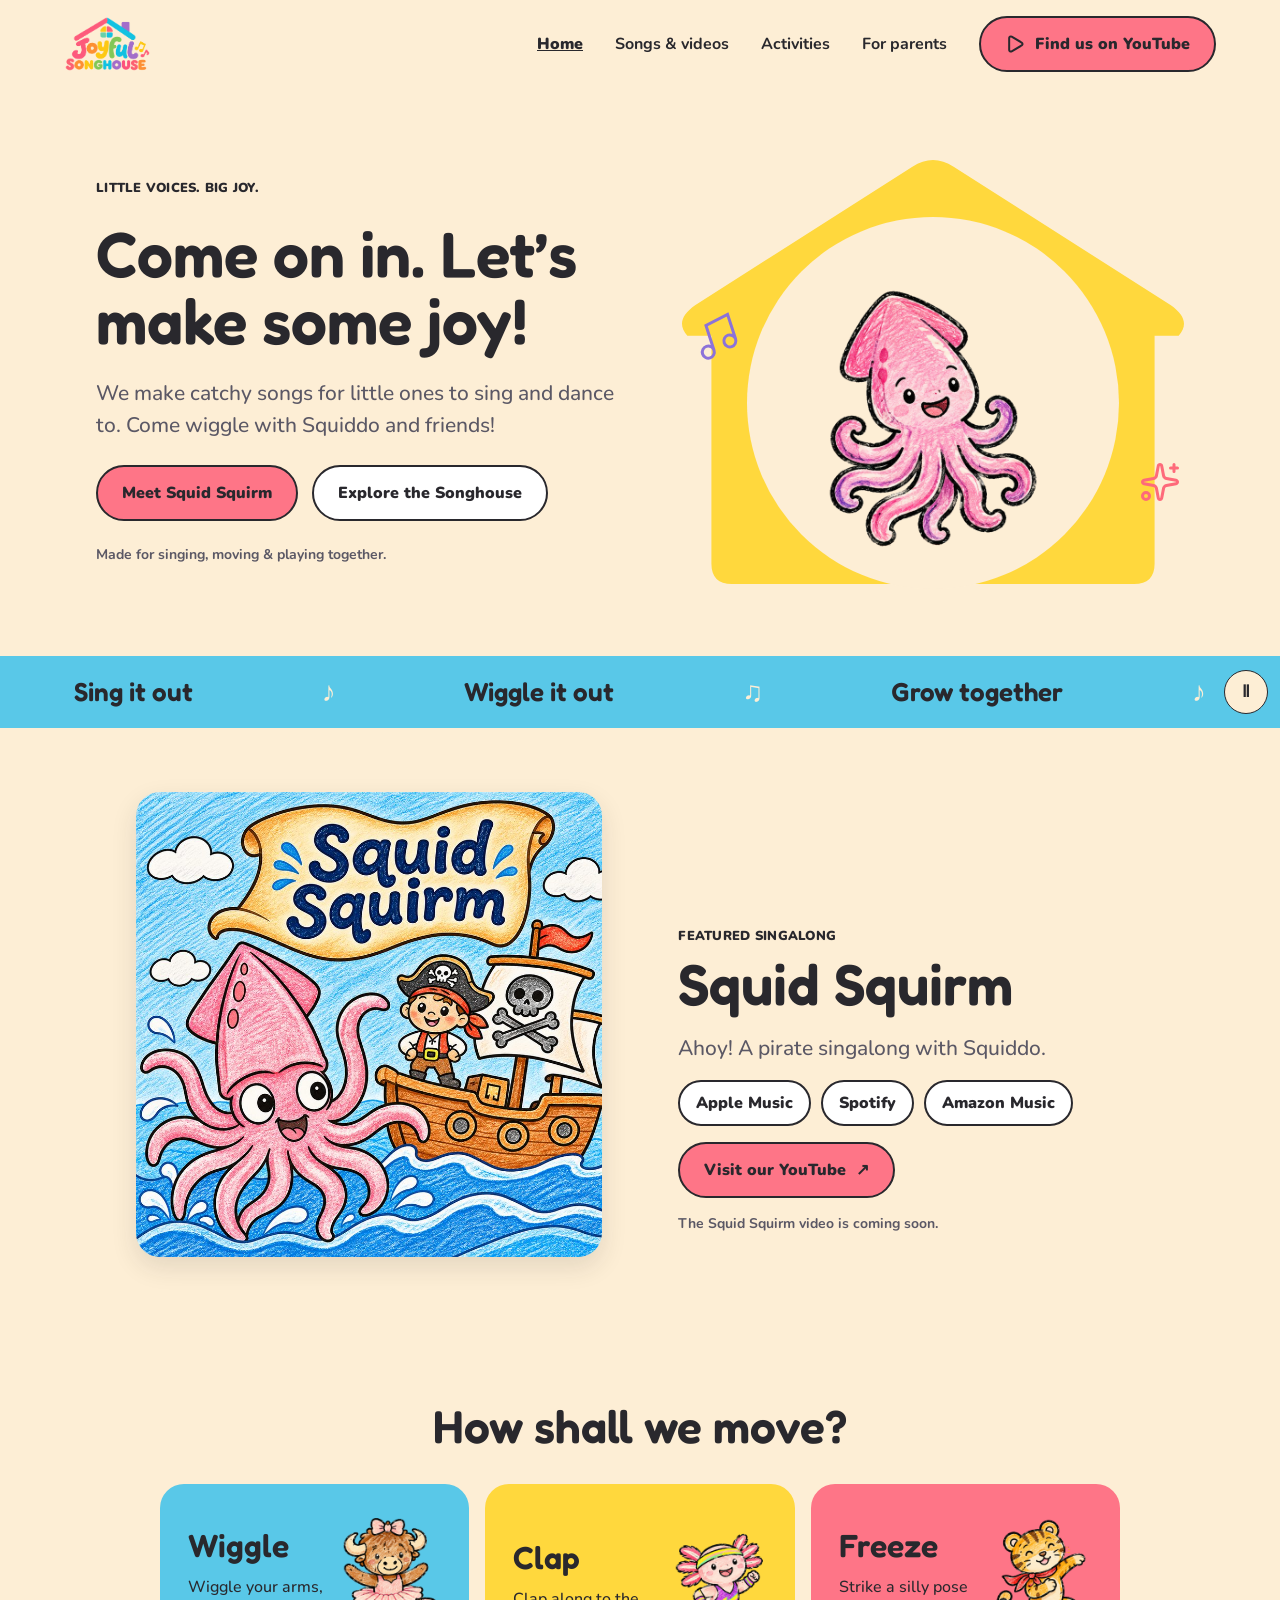
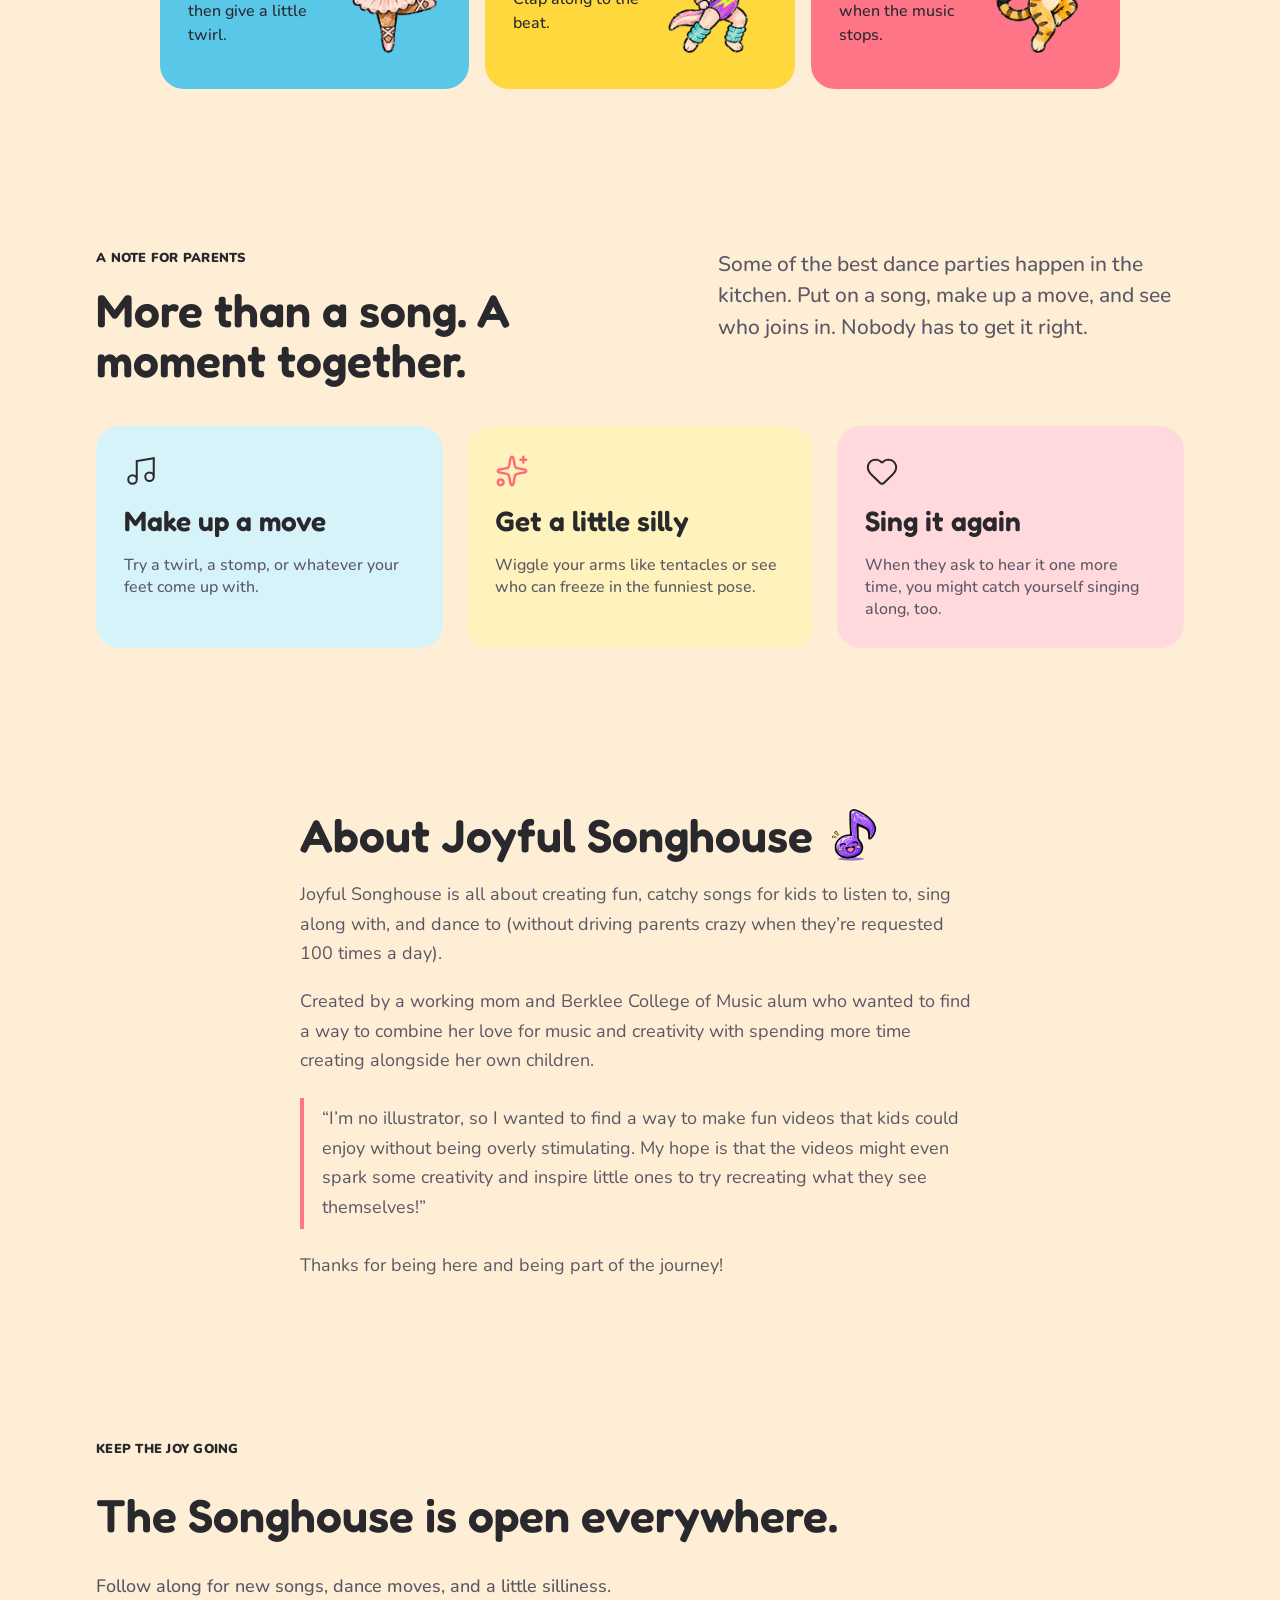
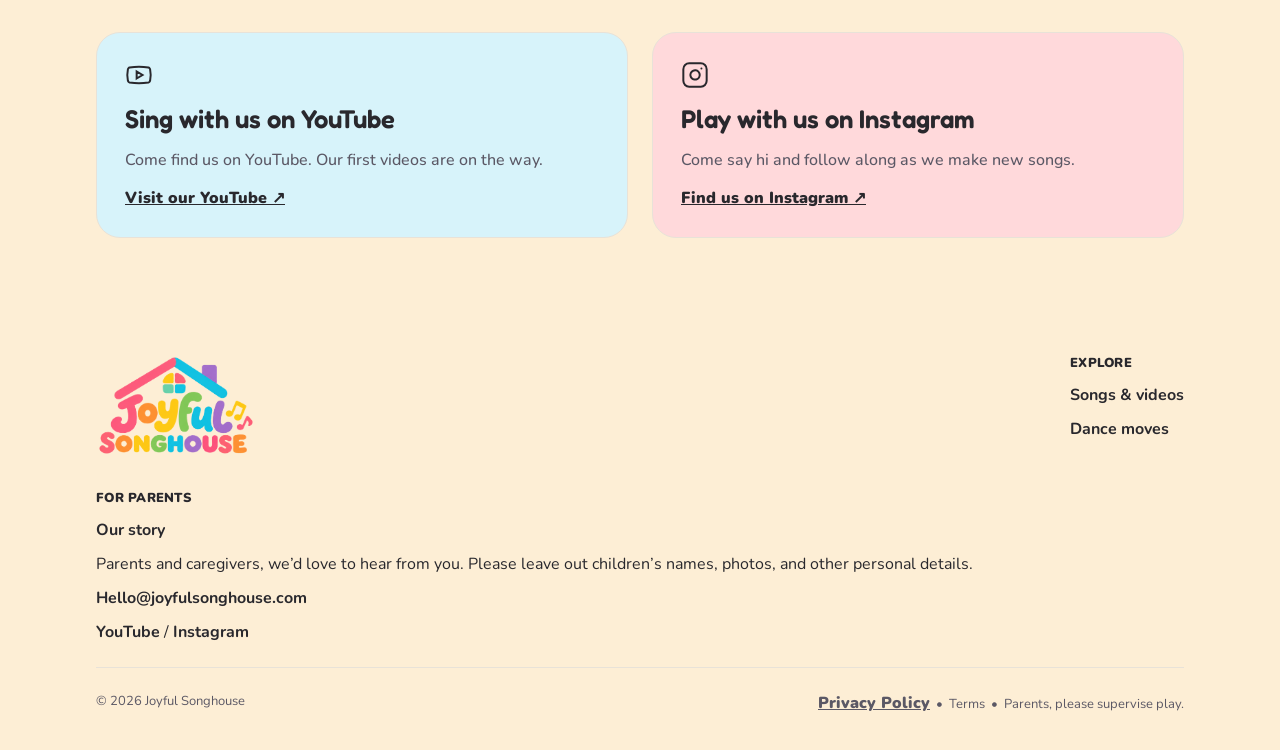
<file: index.html>
<!DOCTYPE html>
<html lang="en">
<head>
<meta charset="UTF-8">
<meta name="viewport" content="width=device-width, initial-scale=1.0">
<title>Joyful Songhouse | Dance Songs for Kids</title>
<meta name="description" content="Joyful Songhouse makes catchy songs for kids to sing and dance to. Come wiggle with Squiddo and friends!">
<link rel="preconnect" href="https://fonts.googleapis.com">
<link rel="preconnect" href="https://fonts.gstatic.com" crossorigin>
<link href="https://fonts.googleapis.com/css2?family=Fredoka:wght@500;600&family=Nunito:ital,wght@0,400;0,500;0,700;0,800;0,900&display=swap" rel="stylesheet">
<link rel="stylesheet" href="css/style.css">
</head>
<body>

<header class="nav">
  <a href="#top" class="nav__logo">
    <img src="assets/footer-logo.png" alt="Joyful Songhouse" width="929" height="597">
  </a>
  <nav class="nav__links" aria-label="Primary">
    <a href="#top" class="nav__link" aria-current="location">Home</a>
    <a href="#songs" class="nav__link">Songs &amp; videos</a>
    <a href="#activities" class="nav__link">Activities</a>
    <a href="#parents" class="nav__link">For parents</a>
    <a href="https://www.youtube.com/channel/UCzql1oN74QTEb_fORW0GuMQ" class="btn btn--pill btn--pink">
      <img src="assets/icon-play.svg" alt="" width="20" height="20">
      Find us on YouTube
    </a>
  </nav>
</header>

<main id="top">

  <section class="hero">
    <div class="hero__copy">
      <p class="eyebrow">Little voices. Big joy.</p>
      <h1 class="display">Come on in. Let&rsquo;s make some joy!</h1>
      <p class="lede">We make catchy songs for little ones to sing and dance to. Come wiggle with Squiddo and friends!</p>
      <div class="hero__actions">
        <a href="#songs" class="btn btn--pill btn--pink">
          Meet Squid Squirm
        </a>
        <a href="#activities" class="btn btn--pill btn--outline">Explore the Songhouse</a>
      </div>
      <p class="fine-print">Made for singing, moving &amp; playing together.</p>
    </div>

    <div class="hero__art">
      <img class="hero__playhouse" src="assets/playhouse-silhouette.svg" alt="" width="604" height="510">
      <div class="hero__medallion">
        <img src="assets/squiddo.png" alt="Squiddo the pink squid mascot">
      </div>
      <img class="hero__note hero__note--1" src="assets/icon-music.svg" alt="" width="48" height="48">
      <img class="hero__sparkle" src="assets/icon-sparkles.svg" alt="" width="42" height="42">
    </div>
  </section>

  <div class="ribbon">
    <div class="ribbon__viewport">
      <div class="ribbon__track">
        <div class="ribbon__group">
          <p>Sing it out</p>
          <span class="ribbon__note" aria-hidden="true">♪</span>
          <p>Wiggle it out</p>
          <span class="ribbon__note" aria-hidden="true">♫</span>
          <p>Grow together</p>
          <span class="ribbon__note" aria-hidden="true">♪</span>
        </div>
        <div class="ribbon__group" aria-hidden="true">
          <p>Sing it out</p>
          <span class="ribbon__note" aria-hidden="true">♪</span>
          <p>Wiggle it out</p>
          <span class="ribbon__note" aria-hidden="true">♫</span>
          <p>Grow together</p>
          <span class="ribbon__note" aria-hidden="true">♪</span>
        </div>
      </div>
    </div>
    <button class="ribbon__toggle" type="button" aria-label="Pause ribbon animation" aria-pressed="false" hidden>
      <span class="ribbon__pause" aria-hidden="true">Ⅱ</span>
      <span class="ribbon__play" aria-hidden="true">▶</span>
    </button>
  </div>

  <section id="songs" class="section songs" aria-labelledby="featured-song-title">
    <article class="featured-song">
      <header class="featured-song__heading">
        <p class="eyebrow">Featured singalong</p>
        <h2 id="featured-song-title" class="headline">Squid Squirm</h2>
      </header>
      <img class="featured-song__cover" src="assets/song-squid-squirm.jpg" alt="Squiddo splashes beside a pirate ship on the Squid Squirm cover" width="900" height="900">
      <div class="featured-song__details">
        <p class="lede">Ahoy! A pirate singalong with Squiddo.</p>
        <div class="featured-song__listen" role="group" aria-label="Listen to the release">
          <a class="btn btn--pill btn--outline featured-song__play" href="https://music.apple.com/us/album/squid-squirm-single/6835689110">Apple Music</a>
          <a class="btn btn--pill btn--outline featured-song__play" href="https://open.spotify.com/artist/0pG8GM08xsAYWWcpdYc5Mz">Spotify</a>
          <a class="btn btn--pill btn--outline featured-song__play" href="https://www.amazon.com/gp/product/B0HRYFDWVG/?tag=distrokid06-20" rel="sponsored">Amazon Music</a>
        </div>
        <a class="btn btn--pill btn--pink featured-song__play" href="https://www.youtube.com/channel/UCzql1oN74QTEb_fORW0GuMQ">Visit our YouTube <span aria-hidden="true">&#8599;</span></a>
        <p class="fine-print featured-song__availability">The Squid Squirm video is coming soon.</p>
      </div>
    </article>
  </section>

  <section id="activities" class="section themes" aria-labelledby="dance-prompts-title">
    <h2 id="dance-prompts-title" class="headline">How shall we move?</h2>
    <ul class="theme-grid">
      <li class="theme-card theme-card--blue">
        <div class="theme-card__copy">
          <h3>Wiggle</h3>
          <p>Wiggle your arms, then give a little twirl.</p>
        </div>
        <img class="theme-card__character" src="assets/buttercup.png" alt="" width="704" height="704" loading="lazy">
      </li>
      <li class="theme-card theme-card--yellow">
        <div class="theme-card__copy">
          <h3>Clap</h3>
          <p>Clap along to the beat.</p>
        </div>
        <img class="theme-card__character" src="assets/splash.png" alt="" width="704" height="704" loading="lazy">
      </li>
      <li class="theme-card theme-card--pink">
        <div class="theme-card__copy">
          <h3>Freeze</h3>
          <p>Strike a silly pose when the music stops.</p>
        </div>
        <img class="theme-card__character" src="assets/stripe.png" alt="" width="704" height="704" loading="lazy">
      </li>
    </ul>
  </section>

  <section id="parents" class="section mission">
    <div class="mission__intro">
      <div class="mission__headline">
        <p class="eyebrow">A note for parents</p>
        <h2 class="headline">More than a song. A moment together.</h2>
      </div>
      <p class="lede">Some of the best dance parties happen in the kitchen. Put on a song, make up a move, and see who joins in. Nobody has to get it right.</p>
    </div>
    <div class="benefit-grid">
      <article class="benefit-card benefit-card--blue">
        <img src="assets/icon-music-benefit.svg" alt="" width="34" height="34">
        <h3>Make up a move</h3>
        <p>Try a twirl, a stomp, or whatever your feet come up with.</p>
      </article>
      <article class="benefit-card benefit-card--yellow">
        <img src="assets/icon-sparkles.svg" alt="" width="34" height="34">
        <h3>Get a little silly</h3>
        <p>Wiggle your arms like tentacles or see who can freeze in the funniest pose.</p>
      </article>
      <article class="benefit-card benefit-card--pink">
        <img src="assets/icon-heart-benefit.svg" alt="" width="34" height="34">
        <h3>Sing it again</h3>
        <p>When they ask to hear it one more time, you might catch yourself singing along, too.</p>
      </article>
    </div>
  </section>

  <section id="about" class="section about" aria-labelledby="about-title">
    <div class="about__story">
      <div class="about__heading">
        <h2 id="about-title" class="headline">About Joyful Songhouse</h2>
        <picture class="about__note">
          <source media="(prefers-reduced-motion: no-preference)" srcset="assets/about-music-note-animated.png">
          <img src="assets/about-music-note.png" alt="" width="168" height="168" loading="lazy">
        </picture>
      </div>
      <p>Joyful Songhouse is all about creating fun, catchy songs for kids to listen to, sing along with, and dance to (without driving parents crazy when they’re requested 100 times a day).</p>
      <p>Created by a working mom and Berklee College of Music alum who wanted to find a way to combine her love for music and creativity with spending more time creating alongside her own children.</p>
      <blockquote>
        <p>“I’m no illustrator, so I wanted to find a way to make fun videos that kids could enjoy without being overly stimulating. My hope is that the videos might even spark some creativity and inspire little ones to try recreating what they see themselves!”</p>
      </blockquote>
      <p>Thanks for being here and being part of the journey!</p>
    </div>
  </section>

  <section class="section community">
    <p class="eyebrow">Keep the joy going</p>
    <h2 class="headline">The Songhouse is open everywhere.</h2>
    <p class="sub">Follow along for new songs, dance moves, and a little silliness.</p>

    <div class="community-grid">
      <article class="community-card community-card--youtube">
        <div class="community-card__copy">
          <img src="assets/icon-youtube.svg" alt="" width="28" height="28">
          <h3>Sing with us on YouTube</h3>
          <p>Come find us on YouTube. Our first videos are on the way.</p>
          <a href="https://www.youtube.com/channel/UCzql1oN74QTEb_fORW0GuMQ" class="link-arrow">Visit our YouTube &#8599;</a>
        </div>
      </article>
      <article class="community-card community-card--instagram">
        <div class="community-card__copy">
          <img src="assets/icon-instagram.svg" alt="" width="28" height="28">
          <h3>Play with us on Instagram</h3>
          <p>Come say hi and follow along as we make new songs.</p>
          <a href="https://www.instagram.com/joyfulsonghouse/" class="link-arrow">Find us on Instagram &#8599;</a>
        </div>
      </article>
    </div>
  </section>

</main>

<footer class="footer">
  <div class="footer__top">
    <a class="footer__brand" href="#top">
      <img src="assets/footer-logo.png" alt="Joyful Songhouse" width="929" height="597" loading="lazy">
    </a>
    <div class="footer__links">
      <p class="eyebrow">Explore</p>
      <a href="#songs">Songs &amp; videos</a>
      <a href="#activities">Dance moves</a>
    </div>
    <div class="footer__links">
      <p class="eyebrow">For parents</p>
      <a href="#about">Our story</a>
      <p>Parents and caregivers, we’d love to hear from you. Please leave out children’s names, photos, and other personal details.</p>
      <a href="mailto:Hello@joyfulsonghouse.com">Hello@joyfulsonghouse.com</a>
      <p><a href="https://www.youtube.com/channel/UCzql1oN74QTEb_fORW0GuMQ">YouTube</a> <span aria-hidden="true">/</span> <a href="https://www.instagram.com/joyfulsonghouse/">Instagram</a></p>
    </div>
  </div>
  <hr>
  <div class="footer__legal">
    <p>&copy; 2026 Joyful Songhouse</p>
    <p><a class="link-arrow" href="/privacy/">Privacy Policy</a>&nbsp;&nbsp;&bull;&nbsp;&nbsp;Terms&nbsp;&nbsp;&bull;&nbsp;&nbsp;Parents, please supervise play.</p>
  </div>
</footer>

<script>
  const sectionLinks = document.querySelectorAll('.nav__link[href^="#"]');

  function updateCurrentSection() {
    const currentSection = window.location.hash || '#top';
    for (const link of sectionLinks) {
      if (link.hash === currentSection) link.setAttribute('aria-current', 'location');
      else link.removeAttribute('aria-current');
    }
  }

  window.addEventListener('hashchange', updateCurrentSection);
  updateCurrentSection();

  const ribbon = document.querySelector('.ribbon');
  const ribbonToggle = ribbon.querySelector('.ribbon__toggle');

  ribbonToggle.addEventListener('click', () => {
    const paused = ribbonToggle.getAttribute('aria-pressed') === 'false';
    ribbonToggle.setAttribute('aria-pressed', String(paused));
    ribbon.dataset.motion = paused ? 'paused' : 'playing';
  });

  ribbon.dataset.motion = 'playing';
  ribbonToggle.hidden = false;
</script>

</body>
</html>
</file>
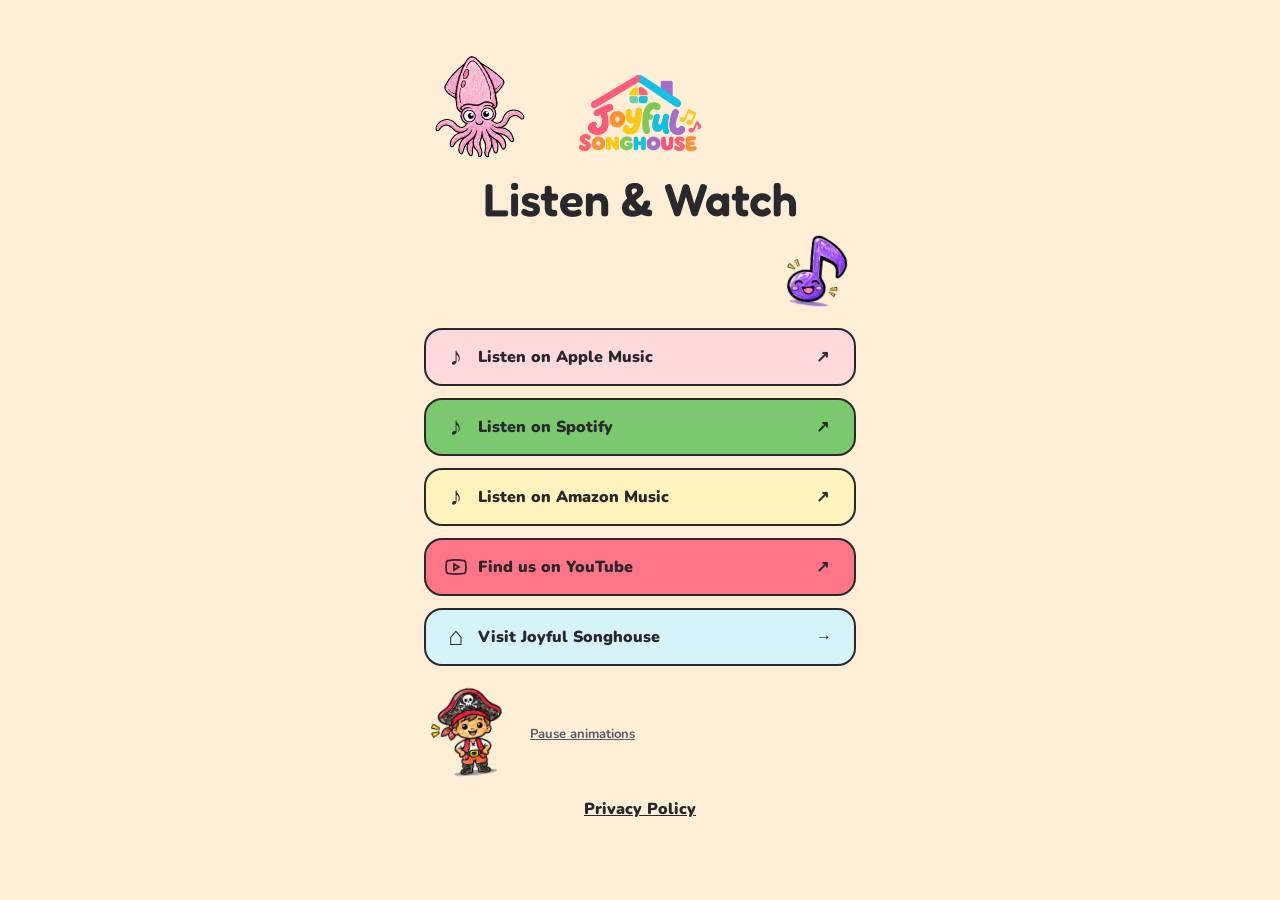
<file: links/index.html>
<!doctype html>
<html lang="en">
<head>
  <meta charset="UTF-8">
  <meta name="viewport" content="width=device-width, initial-scale=1">
  <meta name="theme-color" content="#fdeed5">
  <meta name="description" content="Find Joyful Songhouse singalongs, dance songs, and videos.">
  <title>Listen &amp; Watch | Joyful Songhouse</title>
  <link rel="canonical" href="https://joyfulsonghouse.com/links/">
  <link rel="preconnect" href="https://fonts.googleapis.com">
  <link rel="preconnect" href="https://fonts.gstatic.com" crossorigin>
  <link href="https://fonts.googleapis.com/css2?family=Fredoka:wght@600&amp;family=Nunito:wght@500;800;900&amp;display=swap" rel="stylesheet">
  <link rel="stylesheet" href="/css/style.css">
  <link rel="stylesheet" href="/links/style.css">
</head>
<body>
  <main class="link-page">
    <header class="link-page__intro">
      <img class="link-page__logo" src="/assets/footer-logo.png" alt="Joyful Songhouse" width="929" height="597">
      <h1 class="headline">Listen &amp; Watch</h1>
      <picture class="link-page__art link-page__art--squid" aria-hidden="true">
        <source media="(prefers-reduced-motion: no-preference)" srcset="/assets/bio-squid-animated.png">
        <img src="/assets/bio-squid-still.png" alt="" width="192" height="192">
      </picture>
      <picture class="link-page__art link-page__art--note" aria-hidden="true">
        <source media="(prefers-reduced-motion: no-preference)" srcset="/assets/about-music-note-animated.png">
        <img src="/assets/about-music-note.png" alt="" width="168" height="168">
      </picture>
    </header>
    <nav class="link-page__destinations" aria-label="Joyful Songhouse links">
      <a class="link-page__destination link-page__destination--apple" href="https://music.apple.com/us/album/squid-squirm-single/6835689110">
        <span class="link-page__note" aria-hidden="true">♪</span>
        <span>Listen on Apple Music</span>
        <span aria-hidden="true">↗</span>
      </a>
      <a class="link-page__destination link-page__destination--spotify" href="https://open.spotify.com/artist/0pG8GM08xsAYWWcpdYc5Mz">
        <span class="link-page__note" aria-hidden="true">♪</span>
        <span>Listen on Spotify</span>
        <span aria-hidden="true">↗</span>
      </a>
      <a class="link-page__destination link-page__destination--amazon" href="https://www.amazon.com/gp/product/B0HRYFDWVG/?tag=distrokid06-20" rel="sponsored">
        <span class="link-page__note" aria-hidden="true">♪</span>
        <span>Listen on Amazon Music</span>
        <span aria-hidden="true">↗</span>
      </a>
      <a class="link-page__destination link-page__destination--youtube" href="https://www.youtube.com/channel/UCzql1oN74QTEb_fORW0GuMQ">
        <img src="/assets/icon-youtube.svg" width="24" height="24" alt="">
        <span>Find us on YouTube</span>
        <span aria-hidden="true">↗</span>
      </a>
      <a class="link-page__destination link-page__destination--website" href="/">
        <span class="link-page__house" aria-hidden="true">⌂</span>
        <span>Visit Joyful Songhouse</span>
        <span aria-hidden="true">→</span>
      </a>
    </nav>
    <div class="link-page__end">
      <picture class="link-page__art link-page__art--pirate" aria-hidden="true">
        <source media="(prefers-reduced-motion: no-preference)" srcset="/assets/bio-pirate-animated.png">
        <img src="/assets/bio-pirate-still.png" alt="" width="192" height="192">
      </picture>
      <div class="link-page__status">
        <button class="link-page__motion" type="button" hidden>Pause animations</button>
      </div>
    </div>
    <footer><a class="link-arrow" href="/privacy/">Privacy Policy</a></footer>
  </main>
  <script>
    const animationSources = document.querySelectorAll('.link-page__art source');
    const animationToggle = document.querySelector('.link-page__motion');
    const motionAllowed = '(prefers-reduced-motion: no-preference)';
    let paused = false;

    animationToggle.addEventListener('click', () => {
      paused = !paused;
      for (const source of animationSources) {
        source.media = paused ? 'not all' : motionAllowed;
      }
      animationToggle.textContent = paused ? 'Resume animations' : 'Pause animations';
    });
    animationToggle.hidden = false;
  </script>
</body>
</html>
</file>
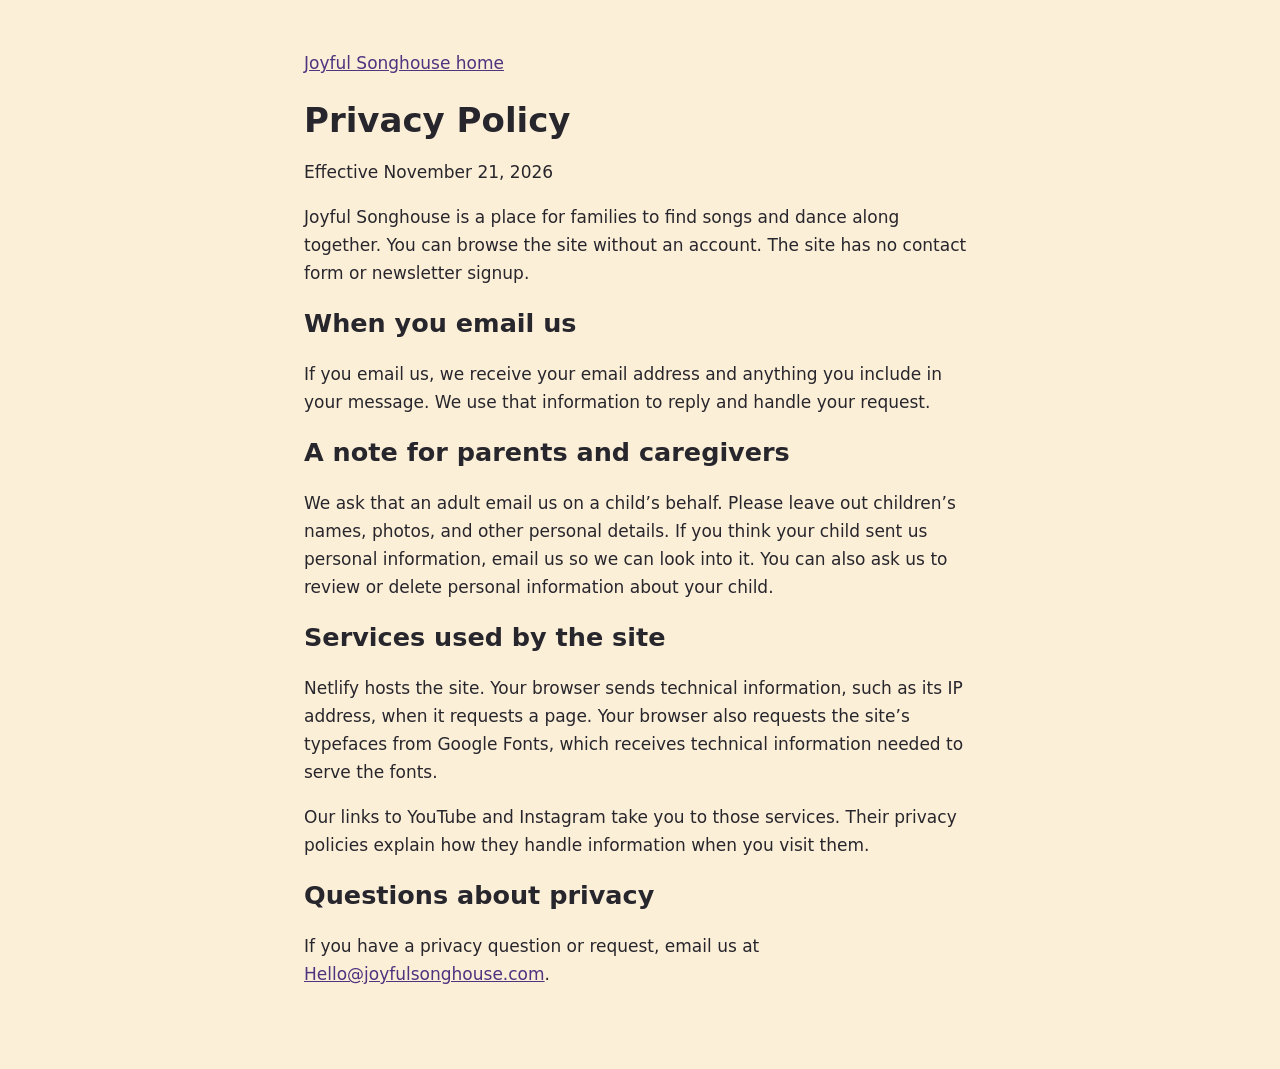
<file: privacy/index.html>
<!doctype html>
<html lang="en">
<head>
  <meta charset="utf-8">
  <meta name="viewport" content="width=device-width, initial-scale=1">
  <title>Joyful Songhouse Privacy Policy</title>
  <style>
    body { margin: 0; background: #fbefd7; color: #28262d; font: 1.0625rem/1.65 system-ui, sans-serif; }
    main { max-width: 42rem; margin: 0 auto; padding: 2rem 1.25rem 4rem; }
    h1, h2 { line-height: 1.2; }
    h1 { margin-bottom: .5rem; }
    a { color: #4d347f; overflow-wrap: anywhere; }
  </style>
</head>
<body>
  <main>
    <p><a href="/">Joyful Songhouse home</a></p>
    <h1>Privacy Policy</h1>
    <p>Effective <time datetime="2026-11-21">November 21, 2026</time></p>
    <p>Joyful Songhouse is a place for families to find songs and dance along together. You can browse the site without an account. The site has no contact form or newsletter signup.</p>

    <h2>When you email us</h2>
    <p>If you email us, we receive your email address and anything you include in your message. We use that information to reply and handle your request.</p>

    <h2>A note for parents and caregivers</h2>
    <p>We ask that an adult email us on a child’s behalf. Please leave out children’s names, photos, and other personal details. If you think your child sent us personal information, email us so we can look into it. You can also ask us to review or delete personal information about your child.</p>

    <h2>Services used by the site</h2>
    <p>Netlify hosts the site. Your browser sends technical information, such as its IP address, when it requests a page. Your browser also requests the site’s typefaces from Google Fonts, which receives technical information needed to serve the fonts.</p>
    <p>Our links to YouTube and Instagram take you to those services. Their privacy policies explain how they handle information when you visit them.</p>

    <h2>Questions about privacy</h2>
    <p>If you have a privacy question or request, email us at <a href="mailto:Hello@joyfulsonghouse.com">Hello@joyfulsonghouse.com</a>.</p>
  </main>
</body>
</html>
</file>
<file: css/style.css>
:root {
  --cream: #fdeed5;
  --paper: #fdeed5;
  --white: #ffffff;
  --ink: #29282d;
  --muted: #5b5865;
  --pink: #fe7587;
  --pink-bg: #ffd9db;
  --blue: #59c8e8;
  --blue-bg: #d7f3fa;
  --yellow: #ffd83d;
  --yellow-bg: #fff3bd;
  --purple: #8c72d9;
  --lavender-bg: #f1ecfc;
  --green: #7bc96f;
  --border: #e8e2d8;

  --font-display: 'Fredoka', sans-serif;
  --font-body: 'Nunito', sans-serif;
}

* { box-sizing: border-box; }

html { scroll-behavior: smooth; scroll-padding-top: 110px; }

body {
  margin: 0;
  font-family: var(--font-body);
  color: var(--ink);
  background: var(--cream);
}

img { max-width: 100%; display: block; }

a { color: inherit; text-decoration: none; }

h1, h2, h3, p { margin: 0; }

.eyebrow {
  font-family: var(--font-body);
  font-weight: 900;
  font-size: 13px;
  text-transform: uppercase;
  letter-spacing: 0.02em;
}

.display {
  font-family: var(--font-display);
  font-weight: 600;
  font-size: clamp(2.4rem, 5vw, 4.875rem);
  line-height: 1.04;
}
.display--sm { font-size: clamp(2.2rem, 4vw, 3.25rem); }

.headline {
  font-family: var(--font-display);
  font-weight: 600;
  font-size: clamp(1.8rem, 3.6vw, 3rem);
  line-height: 1.1;
}
.headline--center { text-align: center; }

.sub {
  font-weight: 500;
  font-size: clamp(1rem, 1.6vw, 1.125rem);
  color: var(--muted);
  line-height: 1.5;
  max-width: 48ch;
}

.lede {
  font-weight: 500;
  font-size: clamp(1.05rem, 2vw, 1.3125rem);
  color: var(--muted);
  line-height: 1.5;
  max-width: 48ch;
}

.fine-print {
  font-weight: 700;
  font-size: 0.875rem;
  color: var(--muted);
}

.link-arrow {
  font-weight: 900;
  font-size: 1rem;
  text-decoration: underline;
  white-space: nowrap;
}

/* buttons */
.btn {
  display: inline-flex;
  align-items: center;
  gap: 10px;
  font-family: var(--font-body);
  font-weight: 900;
  font-size: 1rem;
  padding: 15px 24px;
  white-space: nowrap;
  cursor: pointer;
  border: none;
}
.btn--pill { border-radius: 999px; }
.btn--pink { background: var(--pink); border: 2px solid var(--ink); color: var(--ink); }
.btn--outline { background: var(--white); border: 2px solid var(--ink); color: var(--ink); }

/* tags */
.tag {
  display: inline-flex;
  font-weight: 900;
  font-size: 0.75rem;
  padding: 7px 14px;
  border-radius: 999px;
}
.tag--blue { background: var(--blue-bg); }
.tag--cream { background: var(--cream); }
.tag--lavender { background: var(--lavender-bg); }

/* ---------- Navigation ---------- */
.nav {
  background: var(--cream);
  display: flex;
  align-items: center;
  justify-content: space-between;
  flex-wrap: wrap;
  gap: 16px;
  padding: 16px clamp(20px, 5vw, 80px);
  position: sticky;
  top: 0;
  z-index: 10;
}
.nav__logo img { height: 56px; width: auto; }
.nav__links {
  display: flex;
  align-items: center;
  gap: clamp(16px, 2.5vw, 32px);
  flex-wrap: wrap;
}
.nav__link {
  font-weight: 700;
  font-size: 1rem;
}
.nav__link[aria-current] { font-weight: 900; text-decoration: underline; }

/* ---------- Hero ---------- */
.hero {
  display: flex;
  align-items: center;
  justify-content: center;
  gap: clamp(24px, 5vw, 64px);
  padding: clamp(40px, 8vw, 72px) clamp(20px, 8vw, 96px);
  flex-wrap: wrap;
}
@media (min-width: 1024px) {
  .hero { flex-wrap: nowrap; }
}
.hero__copy {
  display: flex;
  flex-direction: column;
  align-items: flex-start;
  gap: 24px;
  flex: 1 1 380px;
  max-width: 580px;
  min-width: 0;
}
.hero__actions { display: flex; gap: 14px; flex-wrap: wrap; }

.hero__art {
  position: relative;
  flex: 1 1 360px;
  max-width: 604px;
  min-width: 0;
  aspect-ratio: 604 / 510;
  height: auto;
}
.hero__playhouse { position: absolute; inset: 0; width: 100%; height: 100%; }
.hero__medallion {
  position: absolute;
  left: 13%;
  top: 13.5%;
  width: 74%;
  aspect-ratio: 1;
  border-radius: 999px;
  overflow: hidden;
  background: var(--paper);
  padding: 5%;
  box-sizing: border-box;
}
.hero__medallion img {
  display: block;
  width: 100%;
  height: 100%;
  object-fit: contain;
  object-position: 50% 50%;
}
.hero__note--1 {
  position: absolute;
  left: 2%;
  top: 36%;
  transform: rotate(-18deg);
}
.hero__sparkle { position: absolute; left: 91%; top: 71%; }

/* ---------- Ribbon ---------- */
.ribbon {
  background: var(--blue);
  display: grid;
  grid-template-columns: minmax(0, 1fr) auto;
  align-items: center;
}
.ribbon__viewport { overflow: hidden; }
.ribbon__group {
  display: flex;
  justify-content: space-around;
  align-items: center;
  flex-wrap: wrap;
  gap: 8px 20px;
  min-height: 72px;
  padding: 12px 20px;
  line-height: 1.15;
}
.ribbon__group p {
  font-family: var(--font-display);
  font-weight: 600;
  font-size: clamp(1.1rem, 2.4vw, 1.625rem);
}
.ribbon__note {
  --ribbon-lift: -8px;
  color: var(--cream);
  font-size: 1.75rem;
  font-weight: 900;
}
.ribbon__group[aria-hidden="true"], .ribbon__toggle { display: none; }

@media (prefers-reduced-motion: no-preference) {
  .ribbon[data-motion] .ribbon__track {
    display: flex;
    width: max-content;
    animation: ribbon-scroll 24s linear infinite;
  }
  .ribbon[data-motion] .ribbon__group {
    display: flex;
    flex: 0 0 auto;
    width: max(640px, 100vw);
    flex-wrap: nowrap;
    white-space: nowrap;
  }
  .ribbon[data-motion] .ribbon__group > * {
    animation: ribbon-bounce 1.25s ease-in-out infinite;
  }
  .ribbon[data-motion] .ribbon__group > :nth-child(3n + 2) { animation-delay: -0.25s; }
  .ribbon[data-motion] .ribbon__group > :nth-child(3n) { animation-delay: -0.5s; }
  .ribbon[data-motion="paused"] .ribbon__track,
  .ribbon[data-motion="paused"] .ribbon__group > * {
    animation-play-state: paused;
  }
  .ribbon[data-motion] .ribbon__toggle:not([hidden]) {
    display: grid;
    place-items: center;
    width: 44px;
    height: 44px;
    margin: 0 12px;
    padding: 0;
    border: 1.5px solid var(--ink);
    border-radius: 50%;
    background: var(--cream);
    color: var(--ink);
    font-size: 1rem;
    font-weight: 800;
    cursor: pointer;
  }
  .ribbon__toggle:focus-visible { outline: 2px solid var(--ink); outline-offset: 3px; }
  .ribbon__play,
  .ribbon__toggle[aria-pressed="true"] .ribbon__pause { display: none; }
  .ribbon__toggle[aria-pressed="true"] .ribbon__play { display: block; }

  @keyframes ribbon-scroll {
    to { transform: translateX(-50%); }
  }
  @keyframes ribbon-bounce {
    0%, 52%, 100% { transform: translateY(0); }
    24% { transform: translateY(var(--ribbon-lift, -5px)); }
  }
}

/* ---------- Generic section ---------- */
.section {
  padding: clamp(48px, 8vw, 80px) clamp(20px, 8vw, 96px);
}
/* ---------- Songs ---------- */
.songs {
  padding: clamp(40px, 5vw, 72px) clamp(20px, 6vw, 96px);
}
.featured-song {
  display: grid;
  grid-template-columns: repeat(2, minmax(0, 1fr));
  grid-template-rows: 1fr 1fr;
  grid-template-areas:
    "cover heading"
    "cover details";
  gap: 16px clamp(32px, 6vw, 80px);
  max-width: 1008px;
  margin-inline: auto;
}
.featured-song__heading {
  grid-area: heading;
  align-self: end;
  display: grid;
  gap: 8px;
}
.featured-song__heading .headline { font-size: clamp(2.25rem, 4.5vw, 4rem); }
.featured-song__cover {
  grid-area: cover;
  width: 100%;
  height: auto;
  border-radius: 24px;
  box-shadow: 0 10px 26px rgba(41, 40, 45, 0.12);
}
.featured-song__details {
  grid-area: details;
  align-self: start;
  display: grid;
  justify-items: start;
  gap: 16px;
}
.featured-song__listen { display: flex; flex-wrap: wrap; gap: 10px; }
.featured-song__listen .btn { padding: 10px 16px; }
.featured-song__play:focus-visible { outline: 3px solid var(--ink); outline-offset: 4px; }

@media (max-width: 740px) {
  .featured-song {
    grid-template-columns: minmax(0, 1fr);
    grid-template-rows: auto;
    grid-template-areas: "heading" "cover" "details";
    max-width: 480px;
    text-align: center;
    gap: 20px;
  }
  .featured-song__details { justify-items: center; }
  .featured-song__listen { justify-content: center; }
}

/* Keep section headings clear of the wrapping sticky navigation. */
@media (max-width: 980px) {
  :is(.songs, .themes, .mission, .about) { scroll-margin-top: 100px; }
}
@media (max-width: 460px) {
  :is(.songs, .themes, .mission, .about) { scroll-margin-top: 130px; }
}
@media (max-width: 375px) {
  :is(.songs, .themes, .mission, .about) { scroll-margin-top: 165px; }
}

/* ---------- Dance prompts ---------- */
.themes { text-align: center; }
.theme-grid {
  display: grid;
  grid-template-columns: repeat(3, minmax(0, 1fr));
  gap: 16px;
  max-width: 960px;
  margin: 32px auto 0;
  padding: 0;
  list-style: none;
}
.theme-card {
  display: grid;
  grid-template-columns: minmax(0, 1fr) clamp(76px, 8vw, 110px);
  align-content: center;
  align-items: center;
  gap: 10px;
  text-align: left;
  padding: clamp(20px, 3vw, 28px);
  border-radius: 24px;
  overflow: hidden;
}
.theme-card__copy { display: grid; gap: 10px; }
.theme-card__character {
  width: 145%;
  max-width: none;
  height: auto;
  justify-self: center;
}
.theme-card h3 {
  font-family: var(--font-display);
  font-weight: 600;
  font-size: 2rem;
}
.theme-card p { font-weight: 500; line-height: 1.5; }
.theme-card--blue { background: var(--blue); }
.theme-card--yellow { background: var(--yellow); }
.theme-card--pink { background: var(--pink); }

@media (max-width: 820px) {
  .theme-grid { grid-template-columns: minmax(0, 1fr); max-width: 420px; }
}

/* ---------- Mission / parents ---------- */
.mission { display: flex; flex-direction: column; gap: 40px; }
.mission__intro {
  display: flex;
  gap: clamp(24px, 6vw, 80px);
  flex-wrap: wrap;
}
.mission__headline {
  display: flex;
  flex-direction: column;
  gap: 18px;
  flex: 1 1 400px;
  max-width: 565px;
}
.mission__intro .lede { flex: 1 1 320px; max-width: none; }
.benefit-grid {
  display: flex;
  gap: 24px;
  flex-wrap: wrap;
}
.benefit-card {
  flex: 1 1 300px;
  max-width: 400px;
  border-radius: 24px;
  padding: 28px;
  display: flex;
  flex-direction: column;
  gap: 16px;
}
.benefit-card h3 {
  font-family: var(--font-display);
  font-weight: 600;
  font-size: 1.75rem;
}
.benefit-card p { color: var(--muted); font-weight: 500; }
.benefit-card--pink { background: var(--pink-bg); }
.benefit-card--blue { background: var(--blue-bg); }
.benefit-card--yellow { background: var(--yellow-bg); }

/* ---------- About ---------- */
.about__story {
  display: grid;
  gap: 18px;
  max-width: 68ch;
  margin-inline: auto;
}
.about__heading {
  display: flex;
  align-items: center;
  gap: 14px;
}
.about__note {
  flex: none;
  width: clamp(38px, 4.5vw, 54px);
}
.about__note img { width: 100%; height: auto; }
.about__story p {
  color: var(--muted);
  font-size: clamp(1rem, 1.65vw, 1.125rem);
  line-height: 1.65;
}
.about__story blockquote {
  margin: 4px 0;
  padding: 6px 0 6px 18px;
  border-inline-start: 4px solid var(--pink);
}

/* ---------- Community ---------- */
.community { display: flex; flex-direction: column; gap: 32px; }
.community-grid { display: flex; gap: 24px; flex-wrap: wrap; }
.community-card {
  background: var(--white);
  border: 1px solid var(--border);
  border-radius: 24px;
  padding: 28px;
  display: flex;
  align-items: center;
  gap: 20px;
  flex: 1 1 480px;
}
.community-card--youtube { background: var(--blue-bg); }
.community-card--instagram { background: var(--pink-bg); }
.community-card__copy { flex: 1; display: flex; flex-direction: column; gap: 16px; min-width: 0; }
.community-card__copy h3 {
  font-family: var(--font-display);
  font-weight: 600;
  font-size: 1.6rem;
  line-height: 1.1;
}
.community-card__copy p { color: var(--muted); font-weight: 500; }

/* ---------- Footer ---------- */
.footer { padding: 36px clamp(20px, 8vw, 96px); display: flex; flex-direction: column; gap: 24px; }
.footer__top { display: flex; justify-content: space-between; gap: 32px; flex-wrap: wrap; }
.footer__brand { align-self: flex-start; width: min(160px, 100%); }
.footer__brand img { width: 100%; height: auto; }
.footer__brand:focus-visible { outline: 2px solid var(--ink); outline-offset: 4px; }
.footer__links { display: flex; flex-direction: column; gap: 12px; }
.footer__links a { font-weight: 700; font-size: 1rem; }
.footer hr { border: none; border-top: 1px solid var(--border); margin: 0; }
.footer__legal {
  display: flex;
  justify-content: space-between;
  gap: 12px;
  flex-wrap: wrap;
  color: var(--muted);
  font-size: 0.8125rem;
}

/* ---------- Responsive ---------- */
@media (max-width: 860px) {
  .nav { justify-content: center; text-align: center; }
  .nav__links { justify-content: center; }
  .hero { text-align: left; }
  .hero__copy { margin: 0 auto; }
  .benefit-grid, .community-grid { justify-content: center; }
  .mission__intro { flex-direction: column; }
  .mission__headline, .mission__intro .lede { flex-basis: auto; }
  .community-card { flex-direction: column; text-align: center; }
  .community-card__copy { align-items: center; }
  .footer__top { flex-direction: column; }
}

@media (max-width: 480px) {
  .btn { font-size: 0.9375rem; padding: 13px 20px; }
}
</file>
<file: links/style.css>
.link-page {
  display: grid;
  justify-items: center;
  gap: 20px;
  width: min(100%, 31rem);
  margin-inline: auto;
  padding: clamp(24px, 6vh, 56px) clamp(20px, 6vw, 32px) 32px;
  text-align: center;
}
.link-page__logo { width: 128px; height: auto; }
.link-page__intro {
  position: relative;
  display: grid;
  justify-items: center;
  gap: 20px;
  width: 100%;
  padding-block: 18px clamp(60px, 7vw, 83px);
}
.link-page__art {
  display: block;
  aspect-ratio: 1;
  pointer-events: none;
}
.link-page__art img { width: 100%; height: auto; }
.link-page__art--squid {
  position: absolute;
  top: 0;
  left: 0;
  width: clamp(64px, 20vw, 108px);
  transform: rotate(-8deg);
}
.link-page__art--note {
  position: absolute;
  right: 4px;
  bottom: 0;
  width: clamp(52px, 16vw, 74px);
  transform: rotate(7deg);
}
.link-page__end {
  display: grid;
  grid-template-columns: clamp(68px, 18vw, 92px) minmax(0, 1fr);
  align-items: center;
  gap: 14px;
  width: 100%;
}
.link-page__art--pirate { width: 100%; transform: rotate(-6deg); }
.link-page__status { text-align: left; }
.link-page__destinations { display: grid; gap: 12px; width: 100%; }
.link-page__destination {
  display: grid;
  grid-template-columns: 24px minmax(0, 1fr) 20px;
  align-items: center;
  gap: 10px;
  min-height: 58px;
  padding: 12px 18px;
  border: 2px solid var(--ink);
  border-radius: 18px;
  font-size: 1rem;
  font-weight: 900;
  text-align: left;
}
.link-page__destination--apple { background: var(--pink-bg); }
.link-page__destination--spotify { background: var(--green); }
.link-page__destination--amazon { background: var(--yellow-bg); }
.link-page__destination--youtube { background: var(--pink); }
.link-page__destination--website { background: var(--blue-bg); }
.link-page__destination:hover { box-shadow: 0 3px 0 var(--ink); }
.link-page__house { font: 900 1.6rem/1 var(--font-body); text-align: center; }
.link-page__note { font: 900 1.6rem/1 var(--font-body); text-align: center; }
.link-page__motion {
  margin-top: 4px;
  padding: 6px 0;
  border: 0;
  background: transparent;
  color: var(--muted);
  font: 700 0.8125rem var(--font-body);
  text-decoration: underline;
  cursor: pointer;
}
.link-page :is(a, button):focus-visible { outline: 2px solid var(--ink); outline-offset: 4px; }
@media (prefers-reduced-motion: reduce) {
  .link-page__motion { display: none; }
}
</file>
